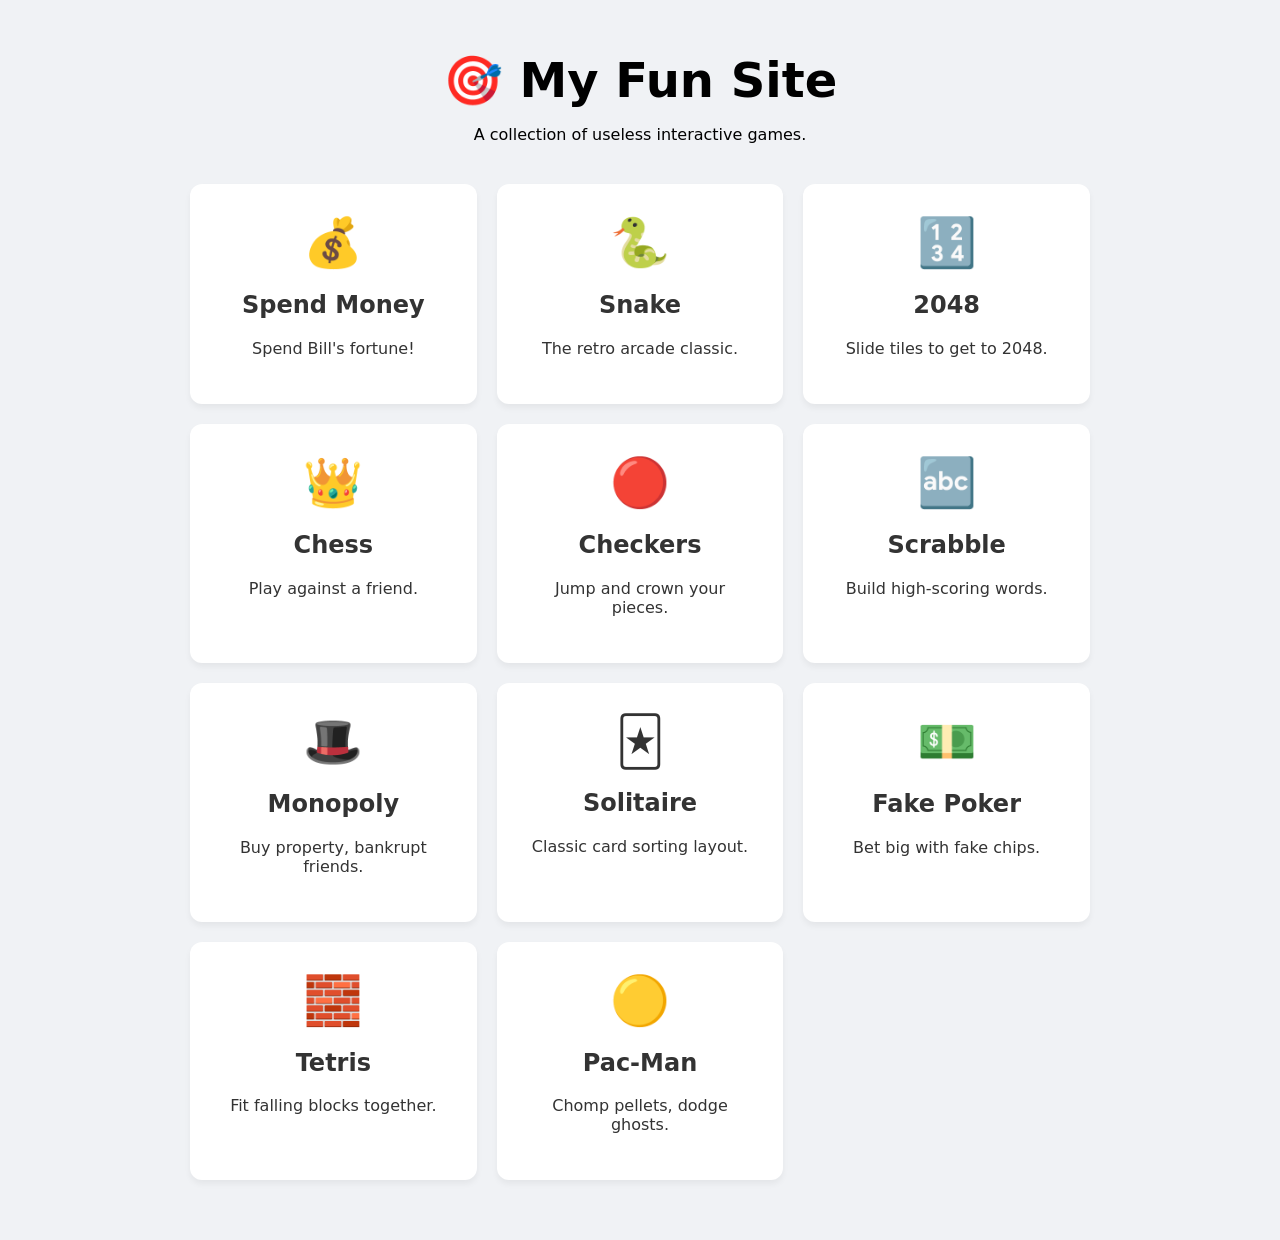
<file: index.html>
<!DOCTYPE html>
<html lang="en">
<head>
    <meta charset="UTF-8">
    <meta name="viewport" content="width=device-width, initial-scale=1.0">
    <title>My Fun Site</title>
    <link rel="stylesheet" href="styles.css">
</head>
<body>

    <header>
        <h1>🎯 My Fun Site</h1>
        <p>A collection of useless interactive games.</p>
    </header>

    <main class="grid">
        <a href="spend.html" class="card"><div class="card-icon">💰</div><h2>Spend Money</h2><p>Spend Bill's fortune!</p></a>
        <a href="snake.html" class="card"><div class="card-icon">🐍</div><h2>Snake</h2><p>The retro arcade classic.</p></a>
        <a href="2048.html" class="card"><div class="card-icon">🔢</div><h2>2048</h2><p>Slide tiles to get to 2048.</p></a>
        <a href="chess.html" class="card"><div class="card-icon">👑</div><h2>Chess</h2><p>Play against a friend.</p></a>
        <a href="checkers.html" class="card"><div class="card-icon">🔴</div><h2>Checkers</h2><p>Jump and crown your pieces.</p></a>
        <a href="scrabble.html" class="card"><div class="card-icon">🔤</div><h2>Scrabble</h2><p>Build high-scoring words.</p></a>
        <a href="monopoly.html" class="card"><div class="card-icon">🎩</div><h2>Monopoly</h2><p>Buy property, bankrupt friends.</p></a>
        <a href="solitaire.html" class="card"><div class="card-icon">🃏</div><h2>Solitaire</h2><p>Classic card sorting layout.</p></a>
        <a href="poker.html" class="card"><div class="card-icon">💵</div><h2>Fake Poker</h2><p>Bet big with fake chips.</p></a>
        <a href="tetris.html" class="card"><div class="card-icon">🧱</div><h2>Tetris</h2><p>Fit falling blocks together.</p></a>
        <a href="pacman.html" class="card"><div class="card-icon">🟡</div><h2>Pac-Man</h2><p>Chomp pellets, dodge ghosts.</p></a>
    </main>


</body>
</html>
</file>
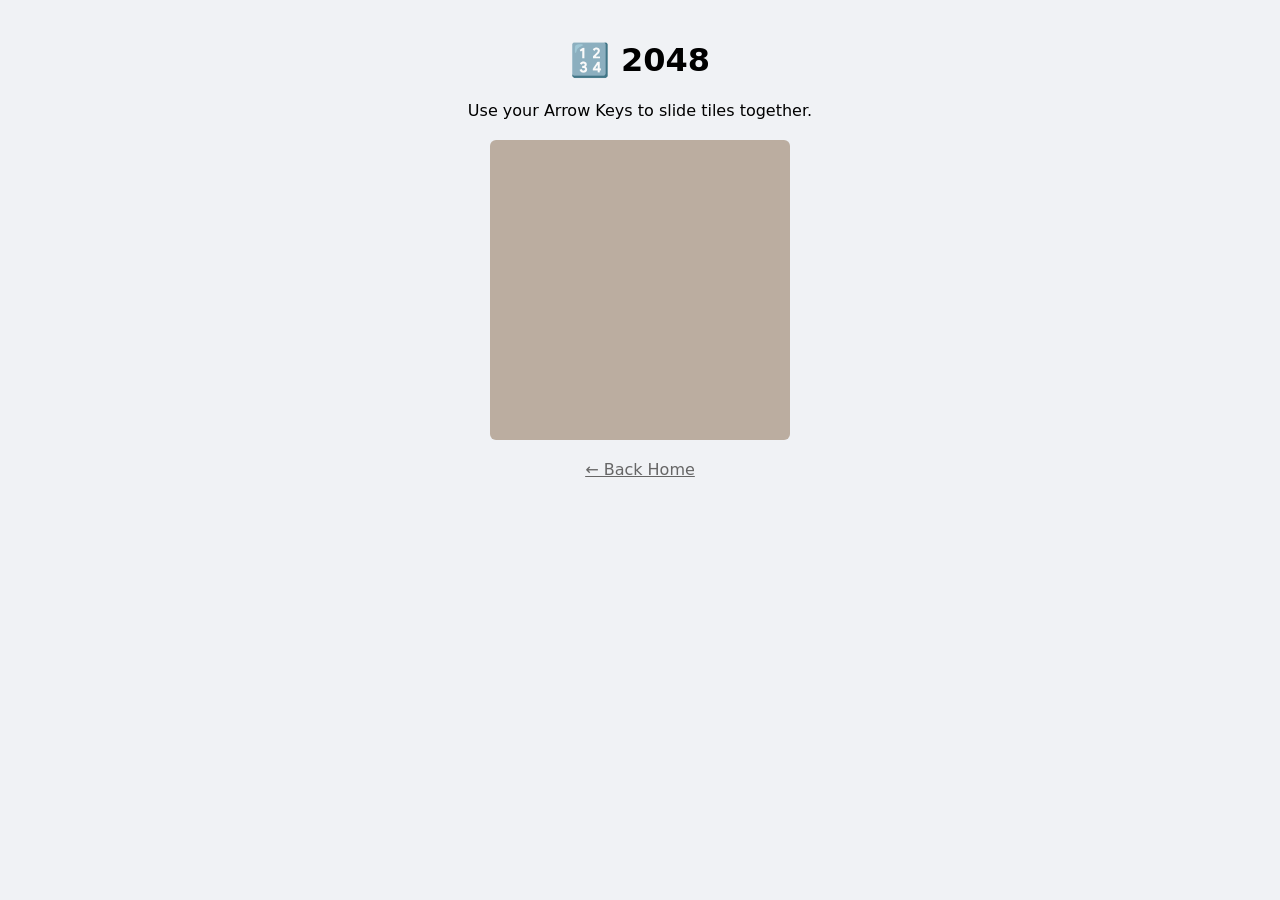
<file: 2048.html>
<!DOCTYPE html>
<html lang="en">
<head>
    <meta charset="UTF-8"><meta name="viewport" content="width=device-width, initial-scale=1.0">
    <title>2048 Lite</title>
    <link rel="stylesheet" href="styles.css">
    <style>
        .grid-container { width: 280px; height: 280px; background: #bbada0; margin: 20px auto; padding: 10px; border-radius: 6px; display: grid; grid-template-columns: repeat(4, 1fr); gap: 10px; }
        .tile { width: 60px; height: 60px; background: rgba(238, 228, 218, 0.35); border-radius: 3px; font-size: 1.5rem; font-weight: bold; line-height: 60px; text-align: center; color: #776e65; }
        .tile[data-val="2"] { background: #eee4da; } .tile[data-val="4"] { background: #ede0c8; }
        .tile[data-val="8"] { background: #f2b179; color: #f9f6f2; } .tile[data-val="16"] { background: #f59563; color: #f9f6f2; }
    </style>
</head>
<body>
    <h1>🔢 2048</h1>
    <p>Use your Arrow Keys to slide tiles together.</p>
    <div class="grid-container" id="grid"></div>
    <a href="index.html" style="color:#666;">← Back Home</a>

    <script>
        let board = [, [0,0,0,0], [0,0,0,0], [0,0,0,0] ];
        function render() {
            const container = document.getElementById('grid');
            container.innerHTML = '';
            for(let r=0; r<4; r++) {
                for(let c=0; c<4; c++) {
                    let val = board[r][c];
                    let tile = document.createElement('div');
                    tile.className = 'tile';
                    if(val > 0) { tile.innerText = val; tile.setAttribute('data-val', val); }
                    container.appendChild(tile);
                }
            }
        }
        function addTile() {
            let empty = [];
            for(let r=0; r<4; r++) { for(let c=0; c<4; c++) { if(board[r][c]===0) empty.push({r,c}); } }
            if(empty.length > 0) {
                let pick = empty[Math.floor(Math.random()*empty.length)];
                board[pick.r][pick.c] = Math.random() < 0.9 ? 2 : 4;
            }
        }
        // Minimal horizontal slide simulation
        document.addEventListener('keydown', (e) => {
            if(e.key === "ArrowLeft" || e.key === "ArrowRight" || e.key === "ArrowUp" || e.key === "ArrowDown") {
                addTile(); render();
            }
        });
        addTile(); addTile(); render();
    </script>
</body>
</html>
</file>
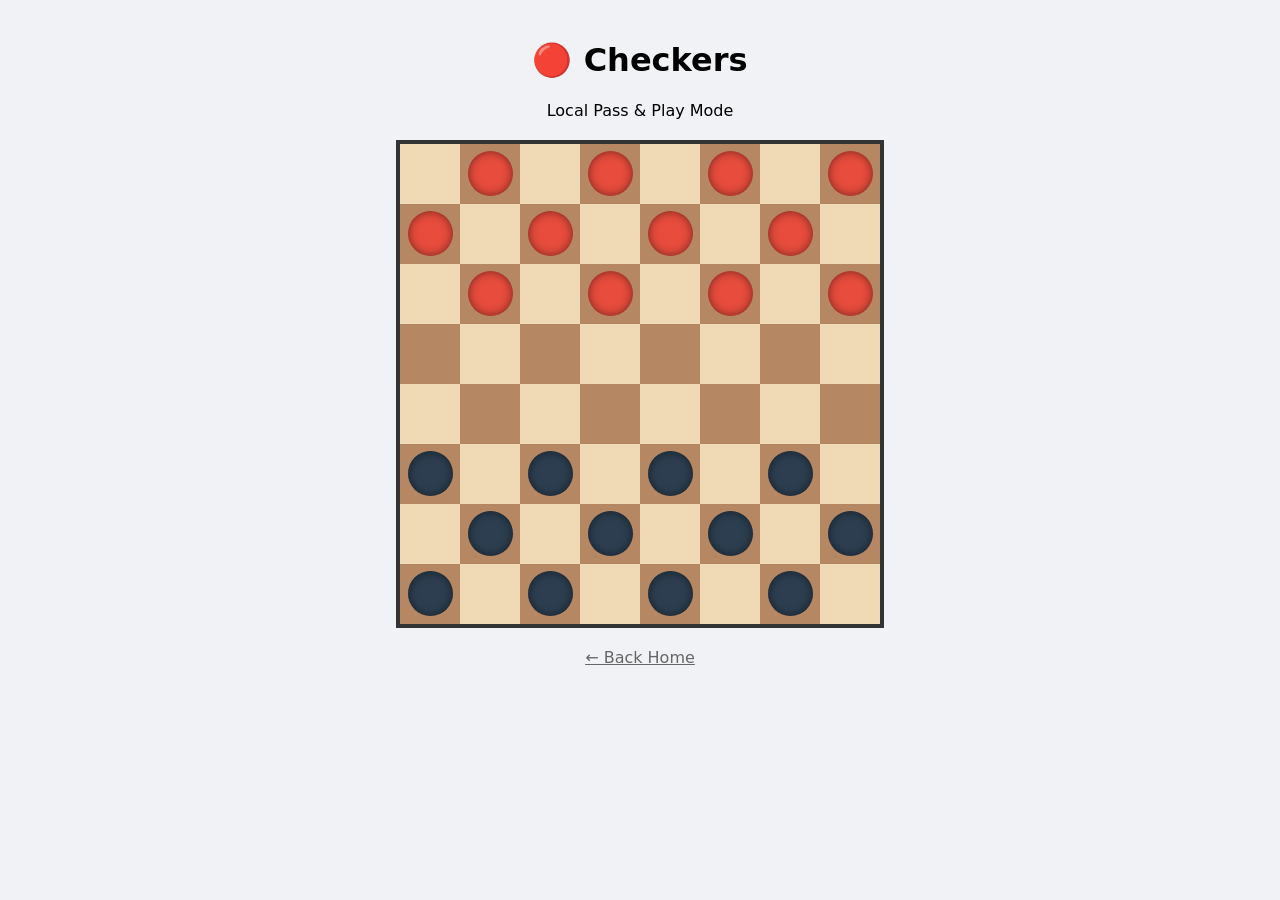
<file: checkers.html>
<!DOCTYPE html>
<html lang="en">
<head>
    <meta charset="UTF-8">
    <meta name="viewport" content="width=device-width, initial-scale=1.0">
    <title>Checkers</title>
    <link rel="stylesheet" href="styles.css">
    <style>
        .board { display: grid; grid-template-columns: repeat(8, 60px); grid-template-rows: repeat(8, 60px); width: 480px; height: 480px; margin: 20px auto; border: 4px solid #333; }
        .square { width: 60px; height: 60px; display: flex; align-items: center; justify-content: center; }
        .light { background-color: #f0d9b5; }
        .dark { background-color: #b58863; }
        .piece { width: 45px; height: 45px; border-radius: 50%; cursor: pointer; box-shadow: inset 0 0 10px rgba(0,0,0,0.5); }
        .red-piece { background-color: #e74c3c; }
        .black-piece { background-color: #2c3e50; }
    </style>
</head>
<body>
    <h1>🔴 Checkers</h1>
    <p>Local Pass & Play Mode</p>
    <div class="board" id="board"></div>
    <a href="index.html" style="color:#666;">← Back Home</a>

    <script>
        const board = document.getElementById('board');
        for (let r = 0; r < 8; r++) {
            for (let c = 0; c < 8; c++) {
                const square = document.createElement('div');
                square.className = `square ${(r + c) % 2 === 0 ? 'light' : 'dark'}`;
                
                if ((r + c) % 2 !== 0) {
                    if (r < 3) {
                        const piece = document.createElement('div');
                        piece.className = 'piece red-piece';
                        square.appendChild(piece);
                    } else if (r > 4) {
                        const piece = document.createElement('div');
                        piece.className = 'piece black-piece';
                        square.appendChild(piece);
                    }
                }
                board.appendChild(square);
            }
        }
    </script>
</body>
</html>
</file>
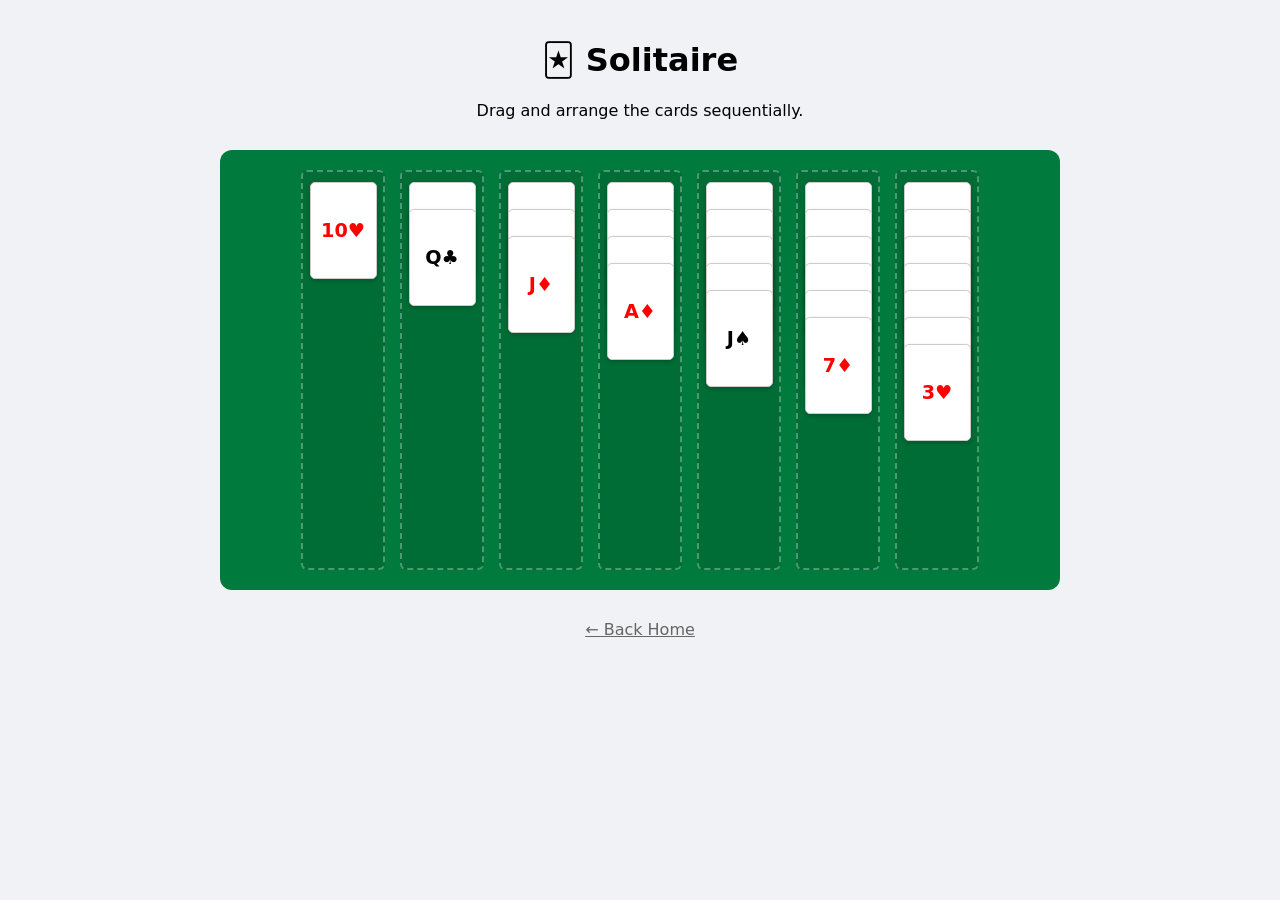
<file: chess.html>
<!DOCTYPE html>
<html lang="en">
<head>
    <meta charset="UTF-8">
    <meta name="viewport" content="width=device-width, initial-scale=1.0">
    <title>Solitaire</title>
    <link rel="stylesheet" href="styles.css">
    <style>
        .solitaire-board { display: flex; justify-content: center; gap: 15px; margin: 30px auto; max-width: 800px; min-height: 400px; background: #007a3d; padding: 20px; border-radius: 12px; }
        .column { background: rgba(0,0,0,0.1); width: 80px; min-height: 120px; border-radius: 6px; border: 2px dashed rgba(255,255,255,0.3); display: flex; flex-direction: column; align-items: center; padding-top: 10px; }
        .card-item { width: 65px; height: 95px; background: white; border-radius: 5px; box-shadow: 0 2px 4px rgba(0,0,0,0.2); font-weight: bold; font-size: 1.2rem; display: flex; align-items: center; justify-content: center; margin-bottom: -70px; cursor: pointer; user-select: none; border: 1px solid #ccc; }
        .red-card { color: red; }
        .black-card { color: black; }
    </style>
</head>
<body>
    <h1>🃏 Solitaire</h1>
    <p>Drag and arrange the cards sequentially.</p>
    <div class="solitaire-board" id="solitaireBoard">
        <div class="column" id="col1"></div>
        <div class="column" id="col2"></div>
        <div class="column" id="col3"></div>
        <div class="column" id="col4"></div>
        <div class="column" id="col5"></div>
        <div class="column" id="col6"></div>
        <div class="column" id="col7"></div>
    </div>
    <a href="index.html" style="color:#666;">← Back Home</a>

    <script>
        const suits = ['♥', '♦', '♣', '♠'];
        const values = ['A', '2', '3', '4', '5', '6', '7', '8', '9', '10', 'J', 'Q', 'K'];
        let deck = [];

        function initSolitaire() {
            deck = [];
            for (let suit of suits) {
                for (let val of values) {
                    deck.push({ val, suit, color: (suit === '♥' || suit === '♦') ? 'red-card' : 'black-card' });
                }
            }
            // Shuffle
            deck.sort(() => Math.random() - 0.5);

            for (let i = 1; i <= 7; i++) {
                const col = document.getElementById(`col${i}`);
                col.innerHTML = '';
                for (let j = 0; j < i; j++) {
                    const cardData = deck.pop();
                    if (!cardData) break;
                    const card = document.createElement('div');
                    card.className = `card-item ${cardData.color}`;
                    card.innerText = `${cardData.val}${cardData.suit}`;
                    col.appendChild(card);
                }
            }
        }
        initSolitaire();
    </script>
</body>
</html>
</file>
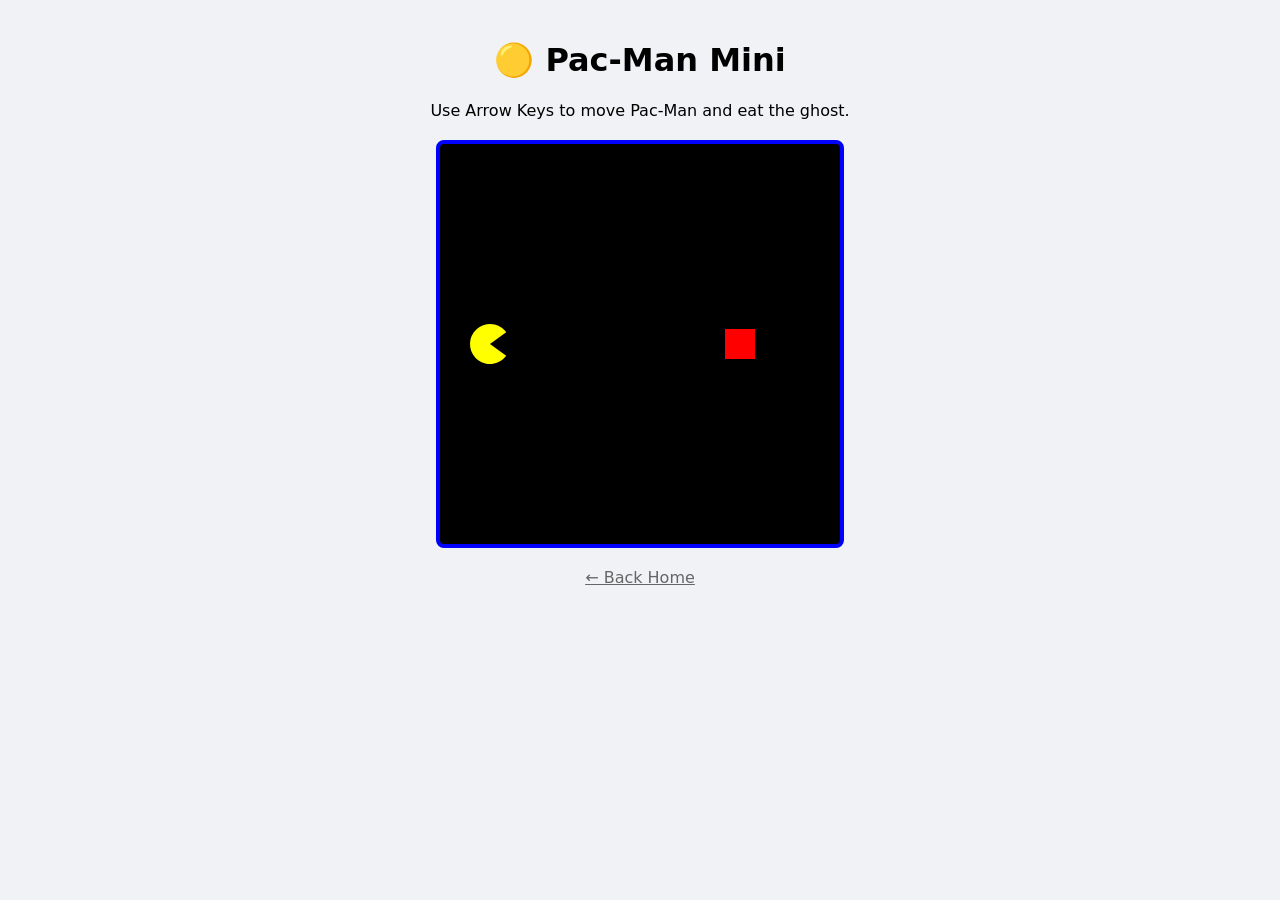
<file: paceman.html>
<!DOCTYPE html>
<html lang="en">
<head>
    <meta charset="UTF-8">
    <meta name="viewport" content="width=device-width, initial-scale=1.0">
    <title>Pac-Man Mini</title>
    <link rel="stylesheet" href="styles.css">
    <style>
        canvas { background: black; display: block; margin: 20px auto; border: 4px solid blue; border-radius: 8px; }
    </style>
</head>
<body>
    <h1>🟡 Pac-Man Mini</h1>
    <p>Use Arrow Keys to move Pac-Man and eat the ghost.</p>
    <canvas id="pacmanCanvas" width="400" height="400"></canvas>
    <a href="index.html" style="color:#666;">← Back Home</a>

    <script>
        const canvas = document.getElementById("pacmanCanvas");
        const ctx = canvas.getContext("2d");
        
        let pacman = { x: 50, y: 200, size: 20, speed: 5 };
        let ghost = { x: 300, y: 200, size: 20 };

        function draw() {
            ctx.clearRect(0, 0, canvas.width, canvas.height);
            
            // Draw Pac-Man
            ctx.fillStyle = "yellow";
            ctx.beginPath();
            ctx.arc(pacman.x, pacman.y, pacman.size, 0.2 * Math.PI, 1.8 * Math.PI);
            ctx.lineTo(pacman.x, pacman.y);
            ctx.fill();

            // Draw Basic Ghost
            ctx.fillStyle = "red";
            ctx.fillRect(ghost.x - 15, ghost.y - 15, 30, 30);
            
            // Basic touch check
            let dist = Math.hypot(pacman.x - ghost.x, pacman.y - ghost.y);
            if(dist < pacman.size + 15) {
                ghost.x = Math.random() * 300 + 50;
                ghost.y = Math.random() * 300 + 50;
            }
            requestAnimationFrame(draw);
        }

        window.addEventListener("keydown", e => {
            if (e.key === "ArrowLeft") pacman.x -= pacman.speed;
            if (e.key === "ArrowRight") pacman.x += pacman.speed;
            if (e.key === "ArrowUp") pacman.y -= pacman.speed;
            if (e.key === "ArrowDown") pacman.y += pacman.speed;
        });

        draw();
    </script>
</body>
</html>
</file>
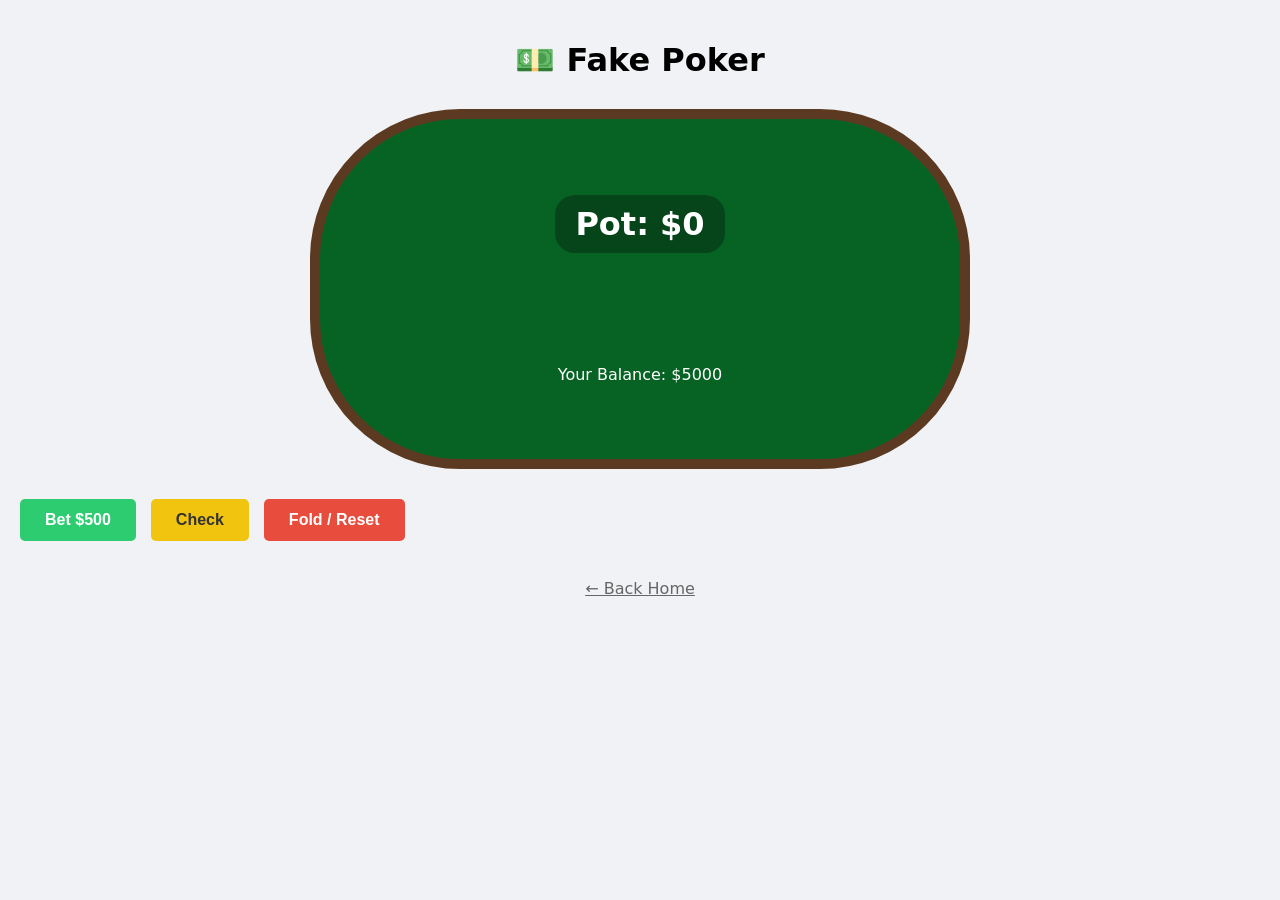
<file: poker.html>
<!DOCTYPE html>
<html lang="en">
<head>
    <meta charset="UTF-8">
    <meta name="viewport" content="width=device-width, initial-scale=1.0">
    <title>Fake Poker</title>
    <link rel="stylesheet" href="styles.css">
    <style>
        .table { background: #076324; border: 10px solid #5c3a21; border-radius: 150px; max-width: 600px; min-height: 300px; margin: 30px auto; padding: 20px; color: white; display: flex; flex-direction: column; justify-content: space-around; align-items: center; }
        .pot { font-size: 2rem; font-weight: bold; background: rgba(0,0,0,0.3); padding: 10px 20px; border-radius: 20px; }
        .controls { display: flex; gap: 15px; margin-top: 20px; }
        .poker-btn { padding: 12px 25px; font-size: 1rem; border: none; border-radius: 5px; cursor: pointer; font-weight: bold; color: white; }
        .bet { background: #2ecc71; } .fold { background: #e74c3c; } .check { background: #f1c40f; color: #333; }
    </style>
</head>
<body>
    <h1>💵 Fake Poker</h1>
    <div class="table">
        <div class="pot">Pot: $<span id="potAmount">0</span></div>
        <div>Your Balance: $<span id="balance">5000</span></div>
    </div>
    <div class="controls">
        <button class="poker-btn bet" onclick="action(500)">Bet $500</button>
        <button class="poker-btn check" onclick="action(0)">Check</button>
        <button class="poker-btn fold" onclick="resetPot()">Fold / Reset</button>
    </div>
    <br><br>
    <a href="index.html" style="color:#666;">← Back Home</a>

    <script>
        let pot = 0;
        let bal = 5000;
        function action(amount) {
            if (bal >= amount) {
                bal -= amount;
                pot += amount;
                document.getElementById('potAmount').innerText = pot;
                document.getElementById('balance').innerText = bal;
            } else { alert("Out of chips!"); }
        }
        function resetPot() {
            pot = 0;
            document.getElementById('potAmount').innerText = pot;
        }
    </script>
</body>
</html>
</file>
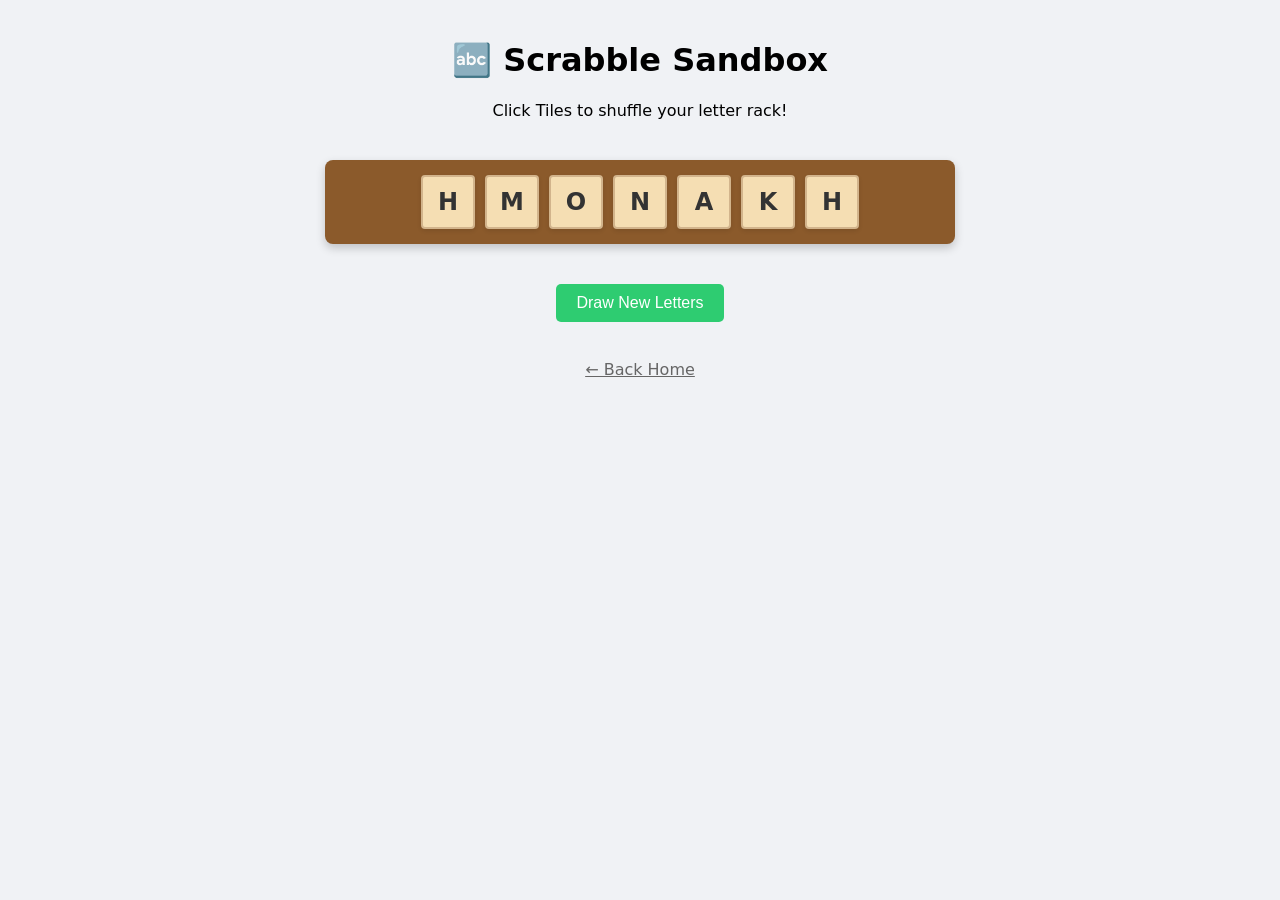
<file: scrabble.html>
<!DOCTYPE html>
<html lang="en">
<head>
    <meta charset="UTF-8">
    <meta name="viewport" content="width=device-width, initial-scale=1.0">
    <title>Scrabble Tiles</title>
    <link rel="stylesheet" href="styles.css">
    <style>
        .rack { display: flex; justify-content: center; gap: 10px; margin: 40px auto; max-width: 600px; background: #8B5A2B; padding: 15px; border-radius: 8px; box-shadow: 0 4px 10px rgba(0,0,0,0.2); }
        .tile-piece { width: 50px; height: 50px; background: #F5DEB3; border: 2px solid #D2B48C; border-radius: 4px; font-weight: bold; font-size: 1.5rem; display: flex; align-items: center; justify-content: center; cursor: pointer; user-select: none; box-shadow: 0 2px 4px rgba(0,0,0,0.1); color: #333; }
        .tile-piece:active { transform: scale(0.95); }
    </style>
</head>
<body>
    <h1>🔤 Scrabble Sandbox</h1>
    <p>Click Tiles to shuffle your letter rack!</p>
    <div class="rack" id="rack"></div>
    <button onclick="generateRack()" style="padding:10px 20px; font-size:1rem; cursor:pointer; border-radius:5px; border:none; background:#2ecc71; color:white;">Draw New Letters</button>
    <br><br><br>
    <a href="index.html" style="color:#666;">← Back Home</a>

    <script>
        const letters = 'ABCDEFGHIJKLMNOPQRSTUVWXYZ';
        function generateRack() {
            const rack = document.getElementById('rack');
            rack.innerHTML = '';
            for (let i = 0; i < 7; i++) {
                const randLetter = letters[Math.floor(Math.random() * letters.length)];
                const tile = document.createElement('div');
                tile.className = 'tile-piece';
                tile.innerText = randLetter;
                rack.appendChild(tile);
            }
        }
        generateRack();
    </script>
</body>
</html>
</file>
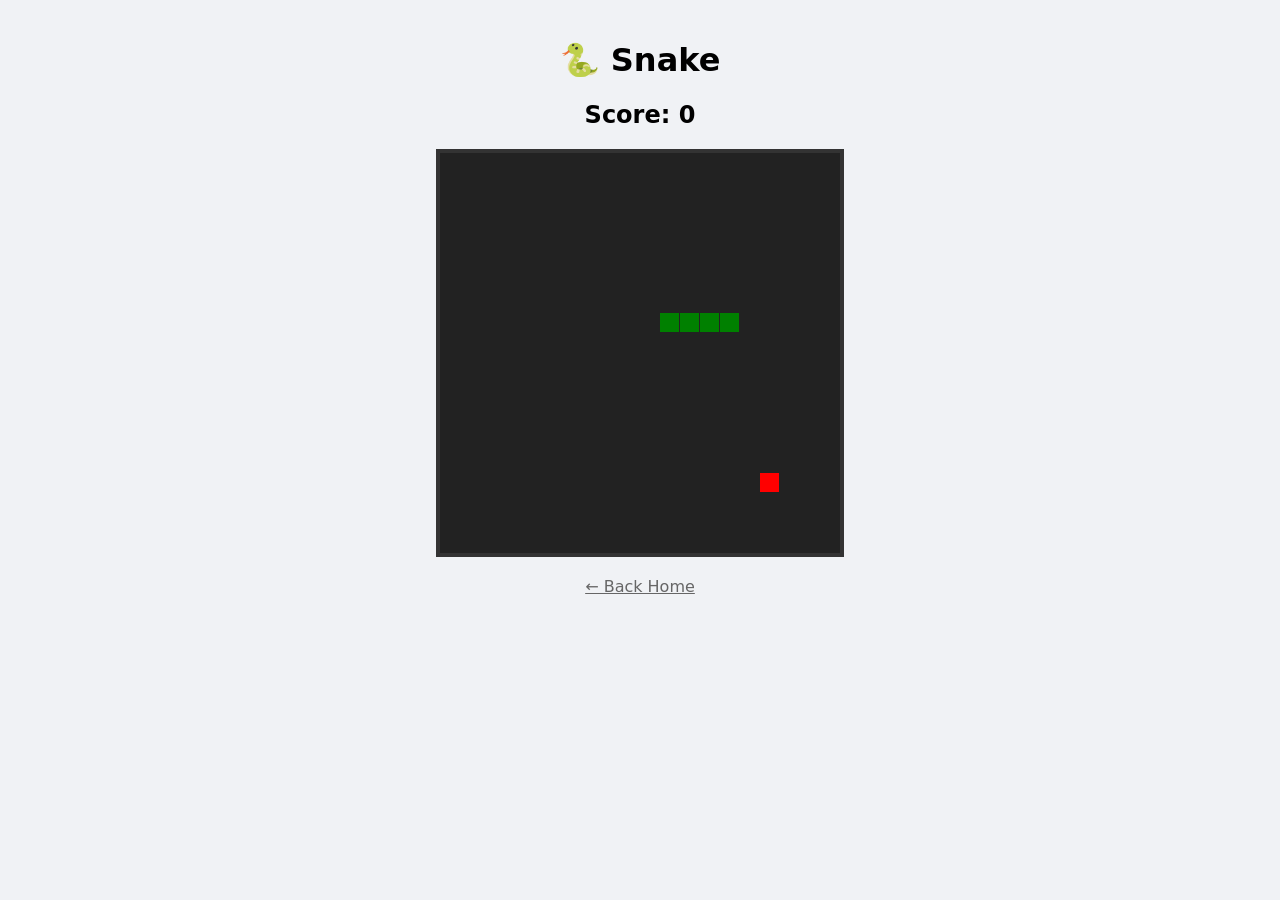
<file: snake.html>
<!DOCTYPE html>
<html lang="en">
<head>
    <meta charset="UTF-8"><meta name="viewport" content="width=device-width, initial-scale=1.0">
    <title>Snake Game</title>
    <link rel="stylesheet" href="styles.css">
    <style>
        canvas { background: #222; display: block; margin: 20px auto; border: 4px solid #333; }
        .score { font-size: 1.5rem; font-weight: bold; margin-bottom: 10px; }
    </style>
</head>
<body>
    <h1>🐍 Snake</h1>
    <div class="score">Score: <span id="scoreVal">0</span></div>
    <canvas id="gameCanvas" width="400" height="400"></canvas>
    <a href="index.html" style="color:#666;">← Back Home</a>

    <script>
        const canvas = document.getElementById("gameCanvas");
        const ctx = canvas.getContext("2d");
        const grid = 20;
        let count = 0;
        let score = 0;
        let snake = { x: 160, y: 160, dx: grid, dy: 0, cells: [{x: 160, y: 160}], maxCells: 4 };
        let apple = { x: 320, y: 320 };

        function getRandomInt(min, max) { return Math.floor(Math.random() * (max - min)) + min; }

        function loop() {
            requestAnimationFrame(loop);
            if (++count < 4) return; // Controls game speed
            count = 0;
            ctx.clearRect(0,0,canvas.width,canvas.height);

            snake.x += snake.dx;
            snake.y += snake.dy;

            if (snake.x < 0 || snake.x >= canvas.width || snake.y < 0 || snake.y >= canvas.height) {
                resetGame();
            }

            snake.cells.unshift({x: snake.x, y: snake.y});
            if (snake.cells.length > snake.maxCells) snake.cells.pop();

            ctx.fillStyle = 'red';
            ctx.fillRect(apple.x, apple.y, grid-1, grid-1);

            ctx.fillStyle = 'green';
            snake.cells.forEach(function(cell, index) {
                ctx.fillRect(cell.x, cell.y, grid-1, grid-1);
                if (cell.x === apple.x && cell.y === apple.y) {
                    snake.maxCells++;
                    score += 10;
                    document.getElementById('scoreVal').innerText = score;
                    apple.x = getRandomInt(0, 20) * grid;
                    apple.y = getRandomInt(0, 20) * grid;
                }
                for (let i = index + 1; i < snake.cells.length; i++) {
                    if (cell.x === snake.cells[i].x && cell.y === snake.cells[i].y) resetGame();
                }
            });
        }

        function resetGame() {
            snake.x = 160; snake.y = 160; snake.cells = [{x: 160, y: 160}]; snake.maxCells = 4;
            snake.dx = grid; snake.dy = 0; score = 0; document.getElementById('scoreVal').innerText = score;
        }

        document.addEventListener('keydown', function(e) {
            if (e.which === 37 && snake.dx === 0) { snake.dx = -grid; snake.dy = 0; }
            else if (e.which === 38 && snake.dy === 0) { snake.dy = -grid; snake.dx = 0; }
            else if (e.which === 39 && snake.dx === 0) { snake.dx = grid; snake.dy = 0; }
            else if (e.which === 40 && snake.dy === 0) { snake.dy = grid; snake.dx = 0; }
        });
        requestAnimationFrame(loop);
    </script>
</body>
</html>
</file>
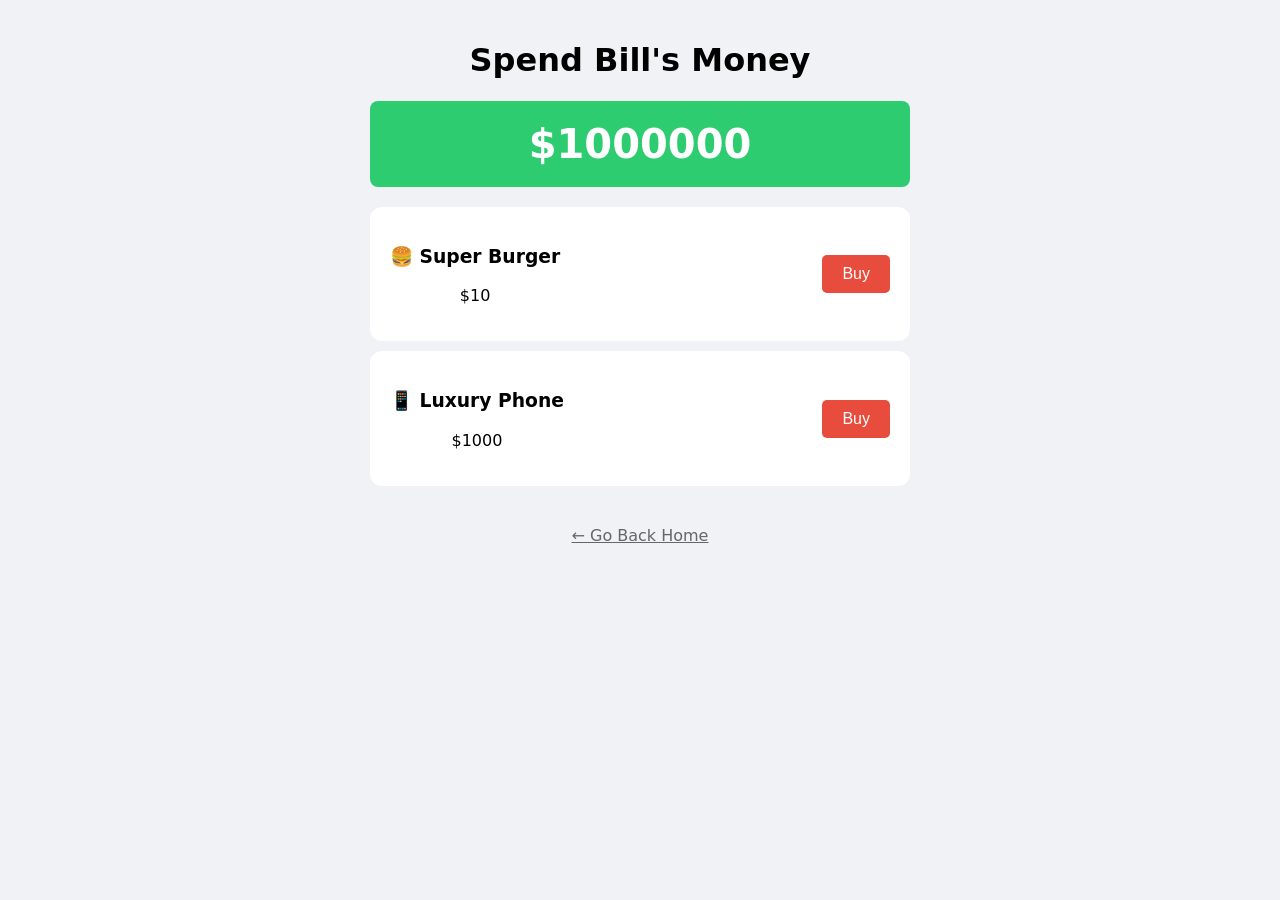
<file: spend.html>
<!DOCTYPE html>
<html lang="en">
<head>
    <meta charset="UTF-8">
    <meta name="viewport" content="width=device-width, initial-scale=1.0">
    <title>Spend Bill's Money</title>
    <link rel="stylesheet" href="styles.css">
    <style>
        .bank { background: #2ecc71; color: white; padding: 20px; font-size: 2.5rem; font-weight: bold; border-radius: 8px; margin: 20px auto; max-width: 500px; }
        .shop-item { background: white; padding: 20px; border-radius: 12px; margin: 10px auto; max-width: 500px; display: flex; justify-content: space-between; align-items: center; }
        .btn { background: #e74c3c; color: white; border: none; padding: 10px 20px; font-size: 1rem; border-radius: 5px; cursor: pointer; }
        .back-link { display: inline-block; margin-top: 30px; color: #666; }
    </style>
</head>
<body>

    <h1>Spend Bill's Money</h1>
    
    <!-- The Global Bank Account balance -->
    <div class="bank">$<span id="money">1000000</span></div>

    <!-- An item to buy -->
    <div class="shop-item">
        <div>
            <h3>🍔 Super Burger</h3>
            <p>$10</p>
        </div>
        <button class="btn" onclick="buyItem(10)">Buy</button>
    </div>

    <!-- Another item to buy -->
    <div class="shop-item">
        <div>
            <h3>📱 Luxury Phone</h3>
            <p>$1000</p>
        </div>
        <button class="btn" onclick="buyItem(1000)">Buy</button>
    </div>

    <a href="index.html" class="back-link">← Go Back Home</a>

    <!-- The interactive code -->
    <script>
        let totalMoney = 1000000;

        function buyItem(price) {
            if (totalMoney >= price) {
                totalMoney -= price;
                document.getElementById('money').innerText = totalMoney.toLocaleString();
            } else {
                alert("You're out of money!");
            }
        }
    </script>
</body>
</html>
</file>
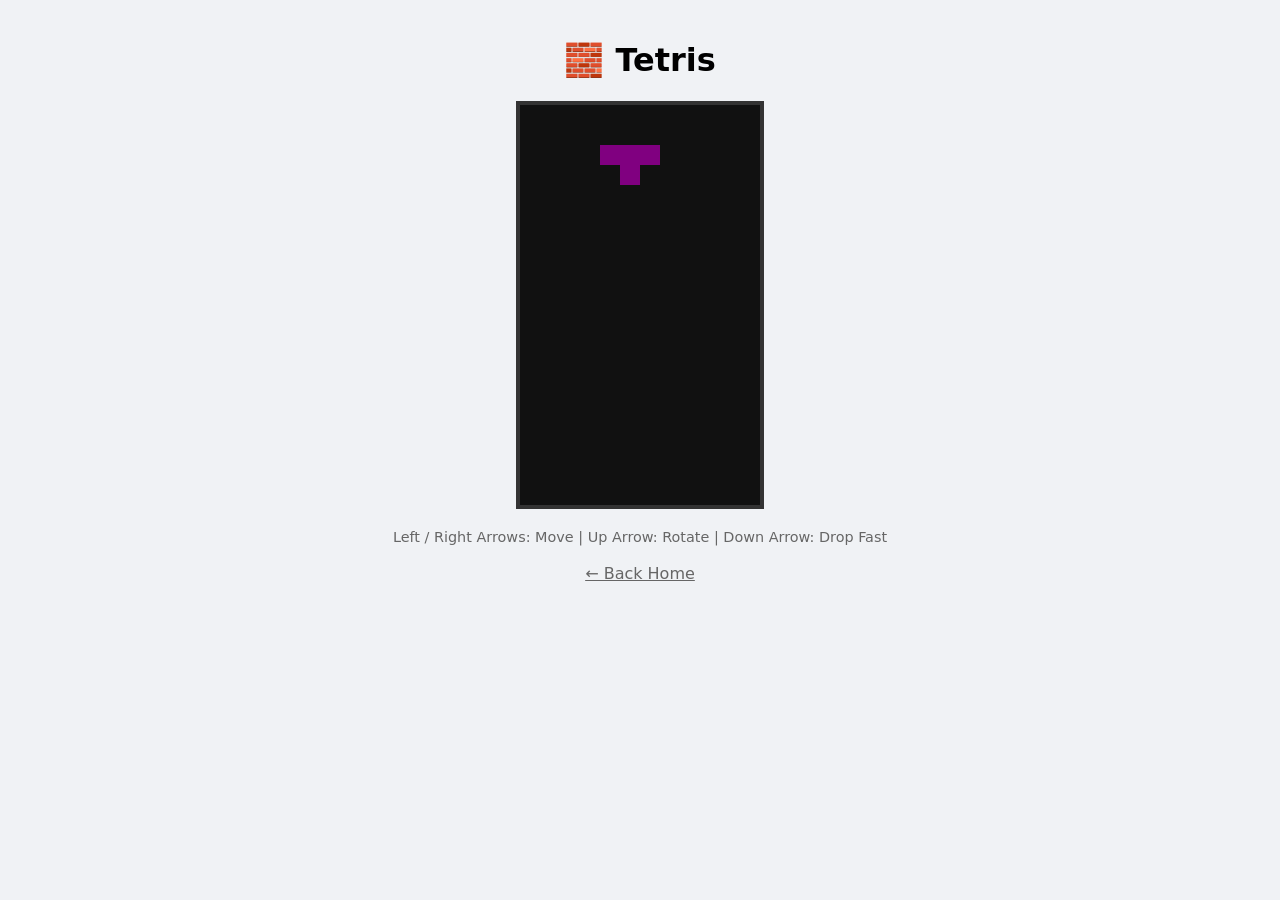
<file: tetris.html>
<!DOCTYPE html>
<html lang="en">
<head>
    <meta charset="UTF-8">
    <meta name="viewport" content="width=device-width, initial-scale=1.0">
    <title>Tetris</title>
    <link rel="stylesheet" href="styles.css">
    <style>
        canvas { background: #111; display: block; margin: 20px auto; border: 4px solid #333; }
        .controls { color: #666; margin-top: 10px; font-size: 0.9rem; }
    </style>
</head>
<body>
    <h1>🧱 Tetris</h1>
    <canvas id="tetris" width="240" height="400"></canvas>
    <div class="controls">Left / Right Arrows: Move | Up Arrow: Rotate | Down Arrow: Drop Fast</div>
    <br>
    <a href="index.html" style="color:#666;">← Back Home</a>

    <script>
        const canvas = document.getElementById('tetris');
        const context = canvas.getContext('2d');
        context.scale(20, 20);

        const arena = createMatrix(12, 20);
        const player = { pos: {x: 4, y: 0}, matrix: createPiece('T') };

        function createMatrix(w, h) {
            const matrix = [];
            while (h--) { matrix.push(new Array(w).fill(0)); }
            return matrix;
        }

        function createPiece(type) {
            if (type === 'T') return [[0,0,0],[1,1,1],[0,1,0]];
            if (type === 'O') return [[2,2],[2,2]];
            if (type === 'L') return [[0,3,0],[0,3,0],[0,3,3]];
            return [[0,0,0],[1,1,1],[0,1,0]];
        }

        function drawMatrix(matrix, offset) {
            matrix.forEach((row, y) => {
                row.forEach((value, x) => {
                    if (value !== 0) {
                        context.fillStyle = 'purple';
                        context.fillRect(x + offset.x, y + offset.y, 1, 1);
                    }
                });
            });
        }

        function draw() {
            context.fillStyle = '#111';
            context.fillRect(0, 0, canvas.width, canvas.height);
            drawMatrix(arena, {x: 0, y: 0});
            drawMatrix(player.matrix, player.pos);
        }

        function merge(arena, player) {
            player.matrix.forEach((row, y) => {
                row.forEach((value, x) => {
                    if (value !== 0) { arena[y + player.pos.y][x + player.pos.x] = value; }
                });
            });
        }

        function playerDrop() {
            player.pos.y++;
            if (collide(arena, player)) {
                player.pos.y--;
                merge(arena, player);
                player.pos.y = 0;
                player.pos.x = 4;
            }
            dropCounter = 0;
        }

        function collide(arena, player) {
            const [m, o] = [player.matrix, player.pos];
            for (let y = 0; y < m.length; ++y) {
                for (let x = 0; x < m[y].length; ++x) {
                    if (m[y][x] !== 0 && (arena[y + o.y] && arena[y + o.y][x + o.x]) !== 0) { return true; }
                }
            }
            return false;
        }

        let dropCounter = 0;
        let dropInterval = 1000;
        let lastTime = 0;

        function update(time = 0) {
            const deltaTime = time - lastTime;
            lastTime = time;
            dropCounter += deltaTime;
            if (dropCounter > dropInterval) { playerDrop(); }
            draw();
            requestAnimationFrame(update);
        }

        document.addEventListener('keydown', event => {
            if (event.keyCode === 37) { player.pos.x--; if(collide(arena, player)) player.pos.x++; }
            else if (event.keyCode === 39) { player.pos.x++; if(collide(arena, player)) player.pos.x--; }
            else if (event.keyCode === 40) { playerDrop(); }
        });

        update();
    </script>
</body>
</html>
</file>
<file: styles.css>
body {
    font-family: system-ui, sans-serif;
    background-color: #f0f2f5;
    margin: 0;
    padding: 20px;
    text-align: center;
}

header h1 {
    font-size: 3rem;
    margin-bottom: 5px;
}

.grid {
    display: grid;
    grid-template-columns: repeat(auto-fit, minmax(250px, 1fr));
    gap: 20px;
    max-width: 900px;
    margin: 40px auto;
}

.card {
    background: white;
    padding: 30px;
    border-radius: 12px;
    text-decoration: none;
    color: #333;
    box-shadow: 0 4px 6px rgba(0,0,0,0.05);
    transition: transform 0.2s;
}

.card:hover {
    transform: translateY(-5px);
}

.card-icon {
    font-size: 3rem;
    margin-bottom: 10px;
}

.coming-soon {
    opacity: 0.6;
    border: 2px dashed #ccc;
    background: none;
    box-shadow: none;
}
</file>
